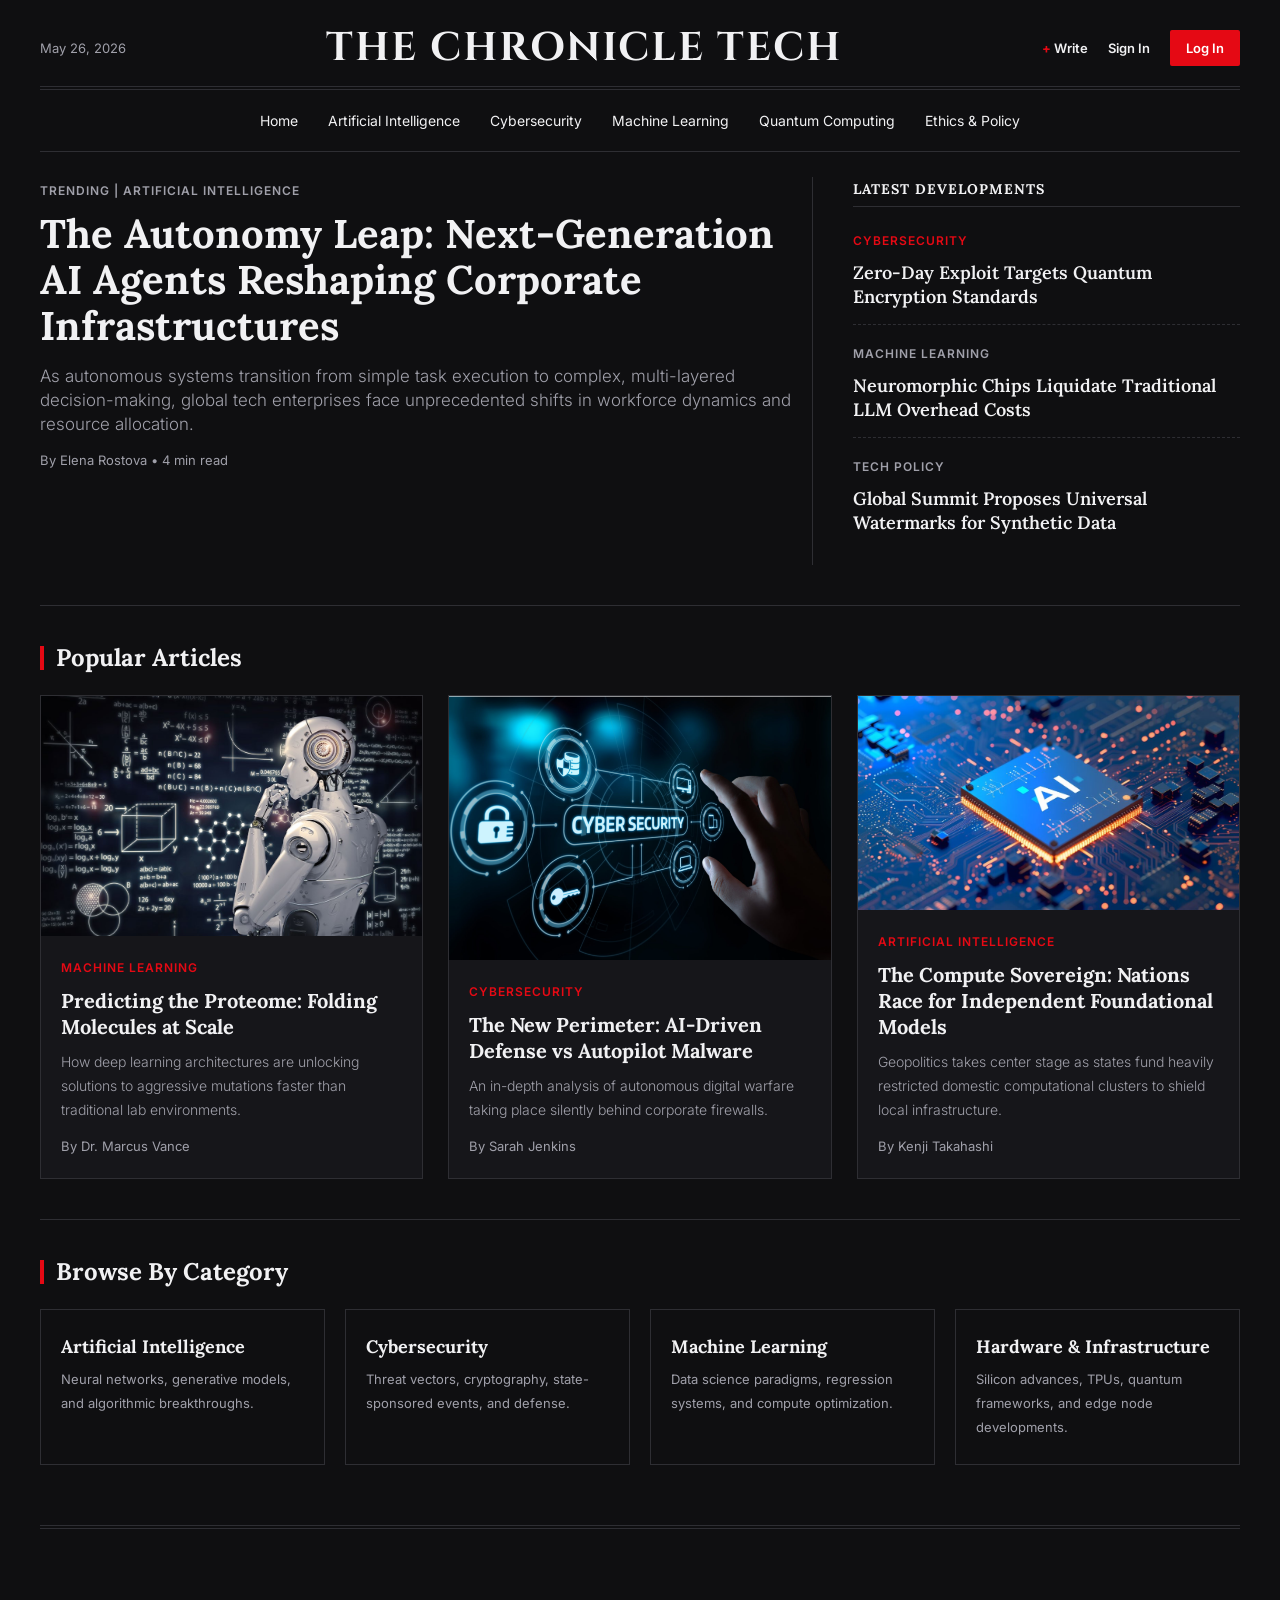
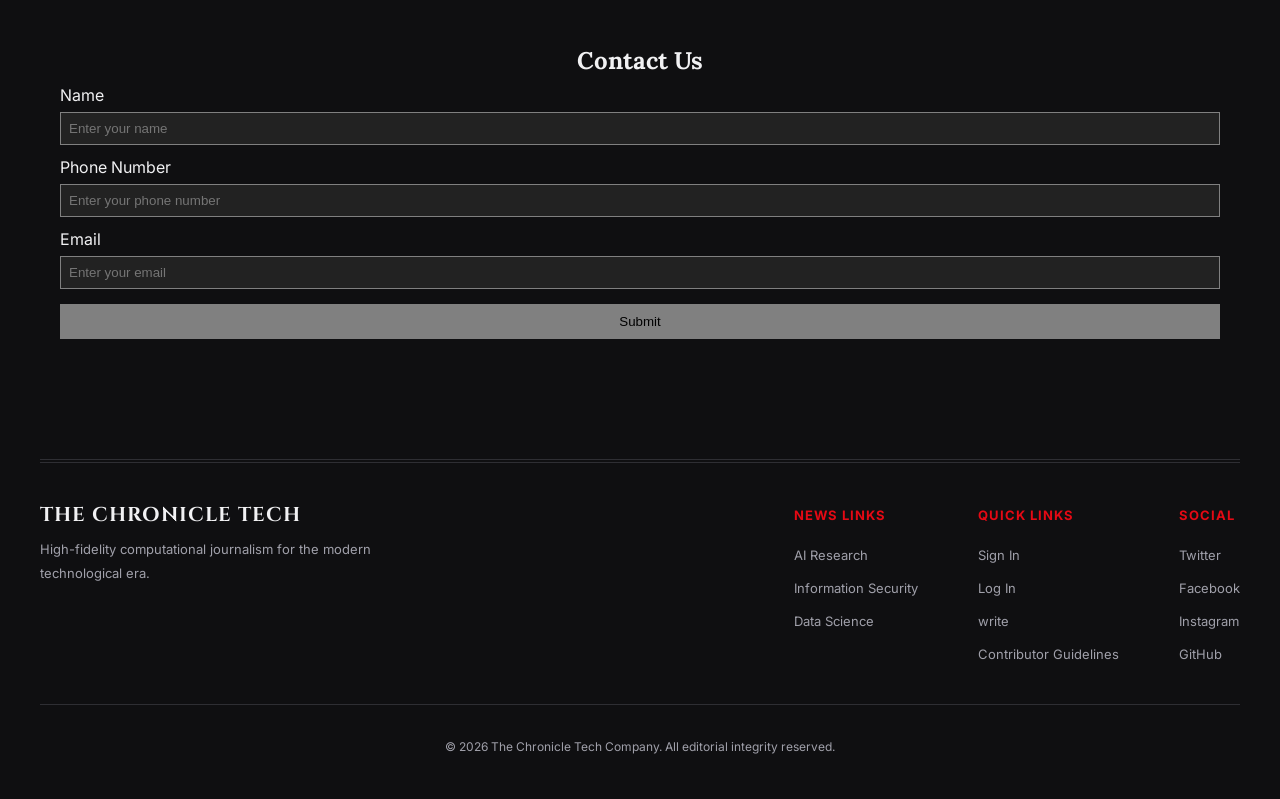
<file: index.html>
<!DOCTYPE html>
<html lang="en">
<head>
    <meta charset="UTF-8">
    <meta name="viewport" content="width=device-width, initial-scale=1.0">
    <title>The Chronicle Tech | AI & Tech News</title>
    <link rel="stylesheet" href="home.css">
    <link rel="preconnect" href="https://fonts.googleapis.com">
    <link rel="preconnect" href="https://fonts.gstatic.com" crossorigin>
    <link href="https://fonts.googleapis.com/css2?family=Cinzel:wght@700&family=Lora:ital,wght@0,400;0,700;1,400&family=Inter:wght@300;400;600&display=swap" rel="stylesheet">
</head>
<body>

    <header class="site-header">
        <div class="header-top">
            <div class="date-badge" id="current-date">May 26, 2026</div>
            <div class="site-logo">THE CHRONICLE TECH</div>
            <div class="auth-nav">
                <a href="#" class="nav-link write-btn"><span>+</span> Write</a>
                <a href="#" class="nav-link">Sign In</a>
                <a href="#" class="nav-link login-btn">Log In</a>
            </div>
        </div>
        <hr class="nyt-divider-double">
        <nav class="main-nav">
            <ul>
                <li><a href="#" class="active">Home</a></li>
                <li><a href="#">Artificial Intelligence</a></li>
                <li><a href="#">Cybersecurity</a></li>
                <li><a href="#">Machine Learning</a></li>
                <li><a href="#">Quantum Computing</a></li>
                <li><a href="#">Ethics & Policy</a></li>
            </ul>
        </nav>
        <hr class="nyt-divider-single">
    </header>

    <main class="container">
        
        <section class="hero-section">
            <div class="hero-main">
                <span class="sub-heading1">Trending | Artificial Intelligence</span>
                <h1 class="hero-title"><a href="#">The Autonomy Leap: Next-Generation AI Agents Reshaping Corporate Infrastructures</a></h1>
                <p class="hero-snippet">As autonomous systems transition from simple task execution to complex, multi-layered decision-making, global tech enterprises face unprecedented shifts in workforce dynamics and resource allocation.</p>
                <div class="writer">By Elena Rostova • 4 min read</div>
            </div>
            <div class="hero-sidebar">
                <h3 class="sidebar-heading">LATEST DEVELOPMENTS</h3>
                <div class="sidebar-item">
                    <span class="sub-heading1 red-text">Cybersecurity</span>
                    <h4><a href="#">Zero-Day Exploit Targets Quantum Encryption Standards</a></h4>
                </div>
                <div class="sidebar-item">
                    <span class="sub-heading1">Machine Learning</span>
                    <h4><a href="#">Neuromorphic Chips Liquidate Traditional LLM Overhead Costs</a></h4>
                </div>
                <div class="sidebar-item">
                    <span class="sub-heading1">Tech Policy</span>
                    <h4><a href="#">Global Summit Proposes Universal Watermarks for Synthetic Data</a></h4>
                </div>
            </div>
        </section>

        <hr class="nyt-divider-single section-margin">

        <section class="popular-section">
            <h2 class="section-title">Popular Articles</h2>
            <div class="card-grid">
                <div class="news-card">
                    <div class="card-img-placeholder"> <img src="ML.png" alt="ML" class="card-img-placeholder"></div>
                    <div class="card-content">
                        <span class="sub-heading1 red-text">Machine Learning</span>
                        <h3><a href="#">Predicting the Proteome: Folding Molecules at Scale</a></h3>
                        <p>How deep learning architectures are unlocking solutions to aggressive mutations faster than traditional lab environments.</p>
                        <div class="writer">By Dr. Marcus Vance</div>
                    </div>
                </div>
                <div class="news-card">
                    <div class="card-img-placeholder"> <img src="cyber.png" alt="cybersecurity" class="card-img-placeholder"></div>
                    <div class="card-content">
                        <span class="sub-heading1 red-text">Cybersecurity</span>
                        <h3><a href="#">The New Perimeter: AI-Driven Defense vs Autopilot Malware</a></h3>
                        <p>An in-depth analysis of autonomous digital warfare taking place silently behind corporate firewalls.</p>
                        <div class="writer">By Sarah Jenkins</div>
                    </div>
                </div>
                <div class="news-card">
                    <div class="card-img-placeholder"> <img src="AI.png" alt="AI" class="card-img-placeholder"></div>
                    <div class="card-content">
                        <span class="sub-heading1 red-text">Artificial Intelligence</span>
                        <h3><a href="#">The Compute Sovereign: Nations Race for Independent Foundational Models</a></h3>
                        <p>Geopolitics takes center stage as states fund heavily restricted domestic computational clusters to shield local infrastructure.</p>
                        <div class="writer">By Kenji Takahashi</div>
                    </div>
                </div>
            </div>
        </section>

        <hr class="nyt-divider-single section-margin">

        <section class="categories-section">
            <h2 class="section-title">Browse By Category</h2>
            <div class="category-grid">
                <a href="#" class="category-box">
                    <h3>Artificial Intelligence</h3>
                    <p>Neural networks, generative models, and algorithmic breakthroughs.</p>
                </a>
                <a href="#" class="category-box">
                    <h3>Cybersecurity</h3>
                    <p>Threat vectors, cryptography, state-sponsored events, and defense.</p>
                </a>
                <a href="#" class="category-box">
                    <h3>Machine Learning</h3>
                    <p>Data science paradigms, regression systems, and compute optimization.</p>
                </a>
                <a href="#" class="category-box">
                    <h3>Hardware & Infrastructure</h3>
                    <p>Silicon advances, TPUs, quantum frameworks, and edge node developments.</p>
                </a>
            </div>
        </section>

    </main>

    <footer class="site-footer">

        <hr class="nyt-divider-double">
      <div class="contact-section"> 
        <div class="cont2">
        <h2>Contact Us</h2>

        <form>
            <label for="name">Name</label>
            <input type="text" id="name" placeholder="Enter your name">

            <label for="phone">Phone Number</label>
            <input type="tel" id="phone" placeholder="Enter your phone number">

            <label for="email">Email</label>
            <input type="email" id="email" placeholder="Enter your email">

            <button type="submit">Submit</button>
        </form>
    </div>

      </div>

      <hr class="nyt-divider-double">

        
        <div class="footer-container">
            <div class="footer-brand">
                <h2 class="footer-logo">THE CHRONICLE TECH</h2>
                <p>High-fidelity computational journalism for the modern technological era.</p>
            </div>
            <div class="footer-links">
                <div class="footer-column">
                    <h4>News Links</h4>
                    <ul>
                        <li><a href="#">AI Research</a></li>
                        <li><a href="#">Information Security</a></li>
                        <li><a href="#">Data Science</a></li>
                    </ul>
                </div>
                <div class="footer-column">
                    <h4>Quick Links</h4>
                    <ul>
                        <li><a href="#">Sign In</a></li>
                        <li><a href="#">Log In</a></li>

                        <li><a href="#">write</a></li>
                        <li><a href="#">Contributor Guidelines</a></li>
                    </ul>
                </div>

                <div class="footer-column">
                    <h4>Social</h4>
                    <ul>
                        <li><a href="#">Twitter</a></li>
                        <li><a href="#">Facebook</a></li>
                        <li><a href="#">Instagram</a></li>
                        <li><a href="#">GitHub</a></li>
                    </ul>
                </div>


            </div>
        </div>

        
        <div class="footer-bottom">
            <p>&copy; 2026 The Chronicle Tech Company. All editorial integrity reserved.</p>
        </div>
    </footer>

</body>
</html>
</file>
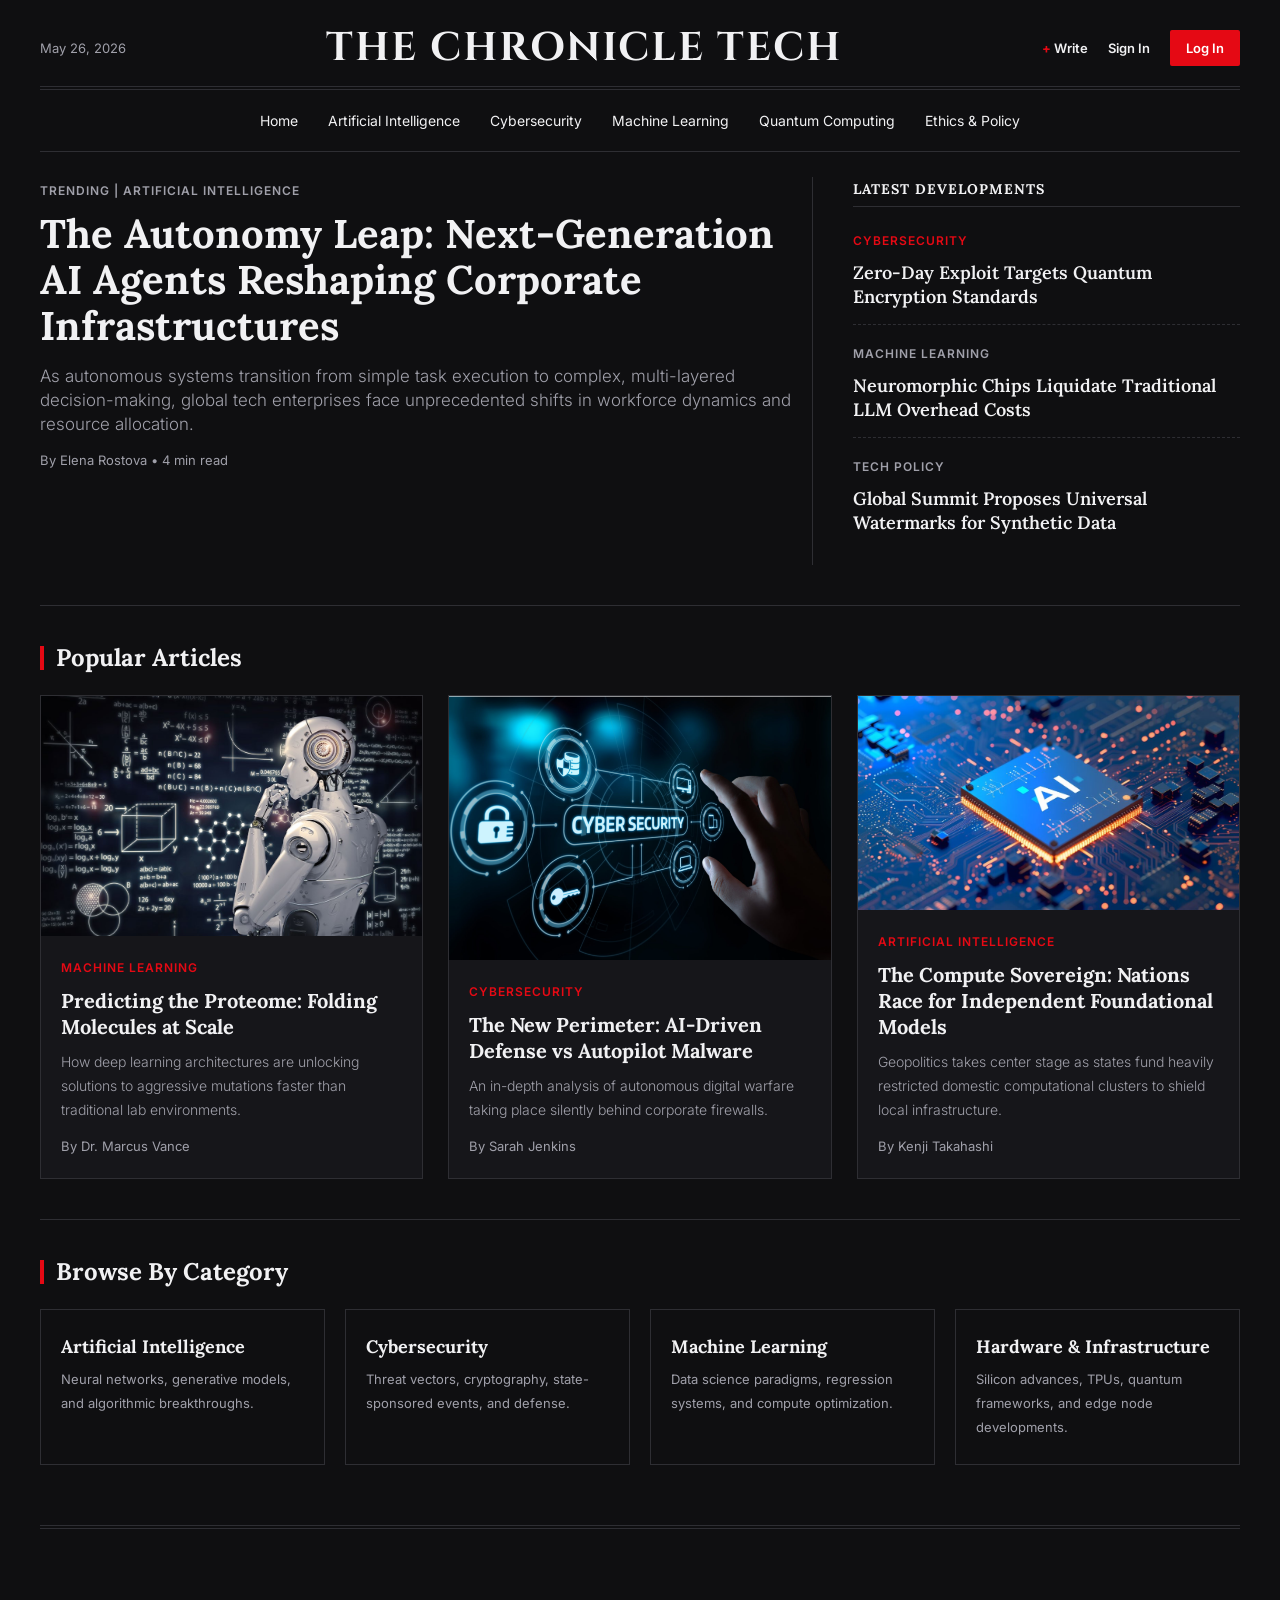
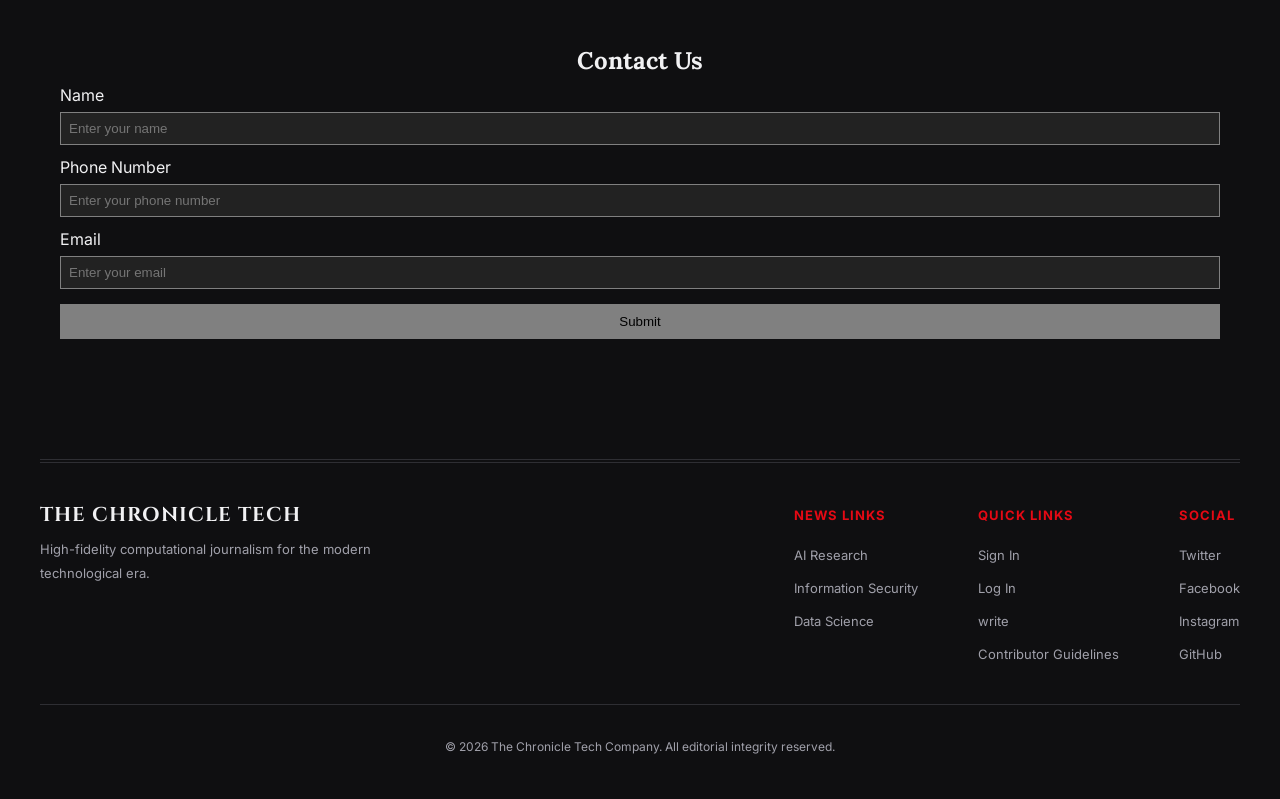
<file: home.html>
<!DOCTYPE html>
<html lang="en">
<head>
    <meta charset="UTF-8">
    <meta name="viewport" content="width=device-width, initial-scale=1.0">
    <title>The Chronicle Tech | AI & Tech News</title>
    <link rel="stylesheet" href="home.css">
    <link rel="preconnect" href="https://fonts.googleapis.com">
    <link rel="preconnect" href="https://fonts.gstatic.com" crossorigin>
    <link href="https://fonts.googleapis.com/css2?family=Cinzel:wght@700&family=Lora:ital,wght@0,400;0,700;1,400&family=Inter:wght@300;400;600&display=swap" rel="stylesheet">
</head>
<body>

    <header class="site-header">
        <div class="header-top">
            <div class="date-badge" id="current-date">May 26, 2026</div>
            <div class="site-logo">THE CHRONICLE TECH</div>
            <div class="auth-nav">
                <a href="#" class="nav-link write-btn"><span>+</span> Write</a>
                <a href="#" class="nav-link">Sign In</a>
                <a href="#" class="nav-link login-btn">Log In</a>
            </div>
        </div>
        <hr class="nyt-divider-double">
        <nav class="main-nav">
            <ul>
                <li><a href="#" class="active">Home</a></li>
                <li><a href="#">Artificial Intelligence</a></li>
                <li><a href="#">Cybersecurity</a></li>
                <li><a href="#">Machine Learning</a></li>
                <li><a href="#">Quantum Computing</a></li>
                <li><a href="#">Ethics & Policy</a></li>
            </ul>
        </nav>
        <hr class="nyt-divider-single">
    </header>

    <main class="container">
        
        <section class="hero-section">
            <div class="hero-main">
                <span class="sub-heading1">Trending | Artificial Intelligence</span>
                <h1 class="hero-title"><a href="#">The Autonomy Leap: Next-Generation AI Agents Reshaping Corporate Infrastructures</a></h1>
                <p class="hero-snippet">As autonomous systems transition from simple task execution to complex, multi-layered decision-making, global tech enterprises face unprecedented shifts in workforce dynamics and resource allocation.</p>
                <div class="writer">By Elena Rostova • 4 min read</div>
            </div>
            <div class="hero-sidebar">
                <h3 class="sidebar-heading">LATEST DEVELOPMENTS</h3>
                <div class="sidebar-item">
                    <span class="sub-heading1 red-text">Cybersecurity</span>
                    <h4><a href="#">Zero-Day Exploit Targets Quantum Encryption Standards</a></h4>
                </div>
                <div class="sidebar-item">
                    <span class="sub-heading1">Machine Learning</span>
                    <h4><a href="#">Neuromorphic Chips Liquidate Traditional LLM Overhead Costs</a></h4>
                </div>
                <div class="sidebar-item">
                    <span class="sub-heading1">Tech Policy</span>
                    <h4><a href="#">Global Summit Proposes Universal Watermarks for Synthetic Data</a></h4>
                </div>
            </div>
        </section>

        <hr class="nyt-divider-single section-margin">

        <section class="popular-section">
            <h2 class="section-title">Popular Articles</h2>
            <div class="card-grid">
                <div class="news-card">
                    <div class="card-img-placeholder"> <img src="ML.png" alt="ML" class="card-img-placeholder"></div>
                    <div class="card-content">
                        <span class="sub-heading1 red-text">Machine Learning</span>
                        <h3><a href="#">Predicting the Proteome: Folding Molecules at Scale</a></h3>
                        <p>How deep learning architectures are unlocking solutions to aggressive mutations faster than traditional lab environments.</p>
                        <div class="writer">By Dr. Marcus Vance</div>
                    </div>
                </div>
                <div class="news-card">
                    <div class="card-img-placeholder"> <img src="cyber.png" alt="cybersecurity" class="card-img-placeholder"></div>
                    <div class="card-content">
                        <span class="sub-heading1 red-text">Cybersecurity</span>
                        <h3><a href="#">The New Perimeter: AI-Driven Defense vs Autopilot Malware</a></h3>
                        <p>An in-depth analysis of autonomous digital warfare taking place silently behind corporate firewalls.</p>
                        <div class="writer">By Sarah Jenkins</div>
                    </div>
                </div>
                <div class="news-card">
                    <div class="card-img-placeholder"> <img src="AI.png" alt="AI" class="card-img-placeholder"></div>
                    <div class="card-content">
                        <span class="sub-heading1 red-text">Artificial Intelligence</span>
                        <h3><a href="#">The Compute Sovereign: Nations Race for Independent Foundational Models</a></h3>
                        <p>Geopolitics takes center stage as states fund heavily restricted domestic computational clusters to shield local infrastructure.</p>
                        <div class="writer">By Kenji Takahashi</div>
                    </div>
                </div>
            </div>
        </section>

        <hr class="nyt-divider-single section-margin">

        <section class="categories-section">
            <h2 class="section-title">Browse By Category</h2>
            <div class="category-grid">
                <a href="#" class="category-box">
                    <h3>Artificial Intelligence</h3>
                    <p>Neural networks, generative models, and algorithmic breakthroughs.</p>
                </a>
                <a href="#" class="category-box">
                    <h3>Cybersecurity</h3>
                    <p>Threat vectors, cryptography, state-sponsored events, and defense.</p>
                </a>
                <a href="#" class="category-box">
                    <h3>Machine Learning</h3>
                    <p>Data science paradigms, regression systems, and compute optimization.</p>
                </a>
                <a href="#" class="category-box">
                    <h3>Hardware & Infrastructure</h3>
                    <p>Silicon advances, TPUs, quantum frameworks, and edge node developments.</p>
                </a>
            </div>
        </section>

    </main>

    <footer class="site-footer">

        <hr class="nyt-divider-double">
      <div class="contact-section"> 
        <div class="cont2">
        <h2>Contact Us</h2>

        <form>
            <label for="name">Name</label>
            <input type="text" id="name" placeholder="Enter your name">

            <label for="phone">Phone Number</label>
            <input type="tel" id="phone" placeholder="Enter your phone number">

            <label for="email">Email</label>
            <input type="email" id="email" placeholder="Enter your email">

            <button type="submit">Submit</button>
        </form>
    </div>

      </div>

      <hr class="nyt-divider-double">

        
        <div class="footer-container">
            <div class="footer-brand">
                <h2 class="footer-logo">THE CHRONICLE TECH</h2>
                <p>High-fidelity computational journalism for the modern technological era.</p>
            </div>
            <div class="footer-links">
                <div class="footer-column">
                    <h4>News Links</h4>
                    <ul>
                        <li><a href="#">AI Research</a></li>
                        <li><a href="#">Information Security</a></li>
                        <li><a href="#">Data Science</a></li>
                    </ul>
                </div>
                <div class="footer-column">
                    <h4>Quick Links</h4>
                    <ul>
                        <li><a href="#">Sign In</a></li>
                        <li><a href="#">Log In</a></li>

                        <li><a href="#">write</a></li>
                        <li><a href="#">Contributor Guidelines</a></li>
                    </ul>
                </div>

                <div class="footer-column">
                    <h4>Social</h4>
                    <ul>
                        <li><a href="#">Twitter</a></li>
                        <li><a href="#">Facebook</a></li>
                        <li><a href="#">Instagram</a></li>
                        <li><a href="#">GitHub</a></li>
                    </ul>
                </div>


            </div>
        </div>

        
        <div class="footer-bottom">
            <p>&copy; 2026 The Chronicle Tech Company. All editorial integrity reserved.</p>
        </div>
    </footer>

</body>
</html>
</file>
<file: home.css>
* {
    box-sizing: border-box;
    margin: 0px;
    padding: 0px;
}

body {
    background-color: rgb(15, 15, 17);       
    color: rgb(241, 241, 243);               
    font-family: 'Inter', sans-serif;
    line-height: 24px;
    padding-left: 20px;
    padding-right: 20px;
}

a {
    color: inherit;
    text-decoration: none;
    transition: color 0.2s ease;
}

a:hover {
    color: rgb(229, 9, 20);                  
}


h1, h2, h3, h4 {
    font-family: 'Lora', serif;
    font-weight: 700;
}

.sub-heading1 {
    font-family: 'Inter', sans-serif;
    font-weight: 600;
    font-size: 12px;
    text-transform: uppercase;
    letter-spacing: 1px;
    color: rgb(160, 160, 170);               
    display: inline-block;
    margin-bottom: 8px;
}

.red-text {
    color: rgb(229, 9, 20);
}

.writer {
    font-size: 13px;
    color: rgb(160, 160, 170);
    margin-top: 12px;
}

/* Structural Dividers */
.nyt-divider-double {
    border: none;
    border-top: 4px double rgb(46, 46, 51); 
    margin-top: 10px;
    margin-bottom: 10px;
}

.nyt-divider-single {
    border: none;
    border-top: 1px solid rgb(46, 46, 51);
    margin-top: 10px;
    margin-bottom: 10px;
}

.section-margin {
    margin-top: 40px;
    margin-bottom: 40px;
}

.container {
    max-width: 1200px;
    margin-left: auto;
    margin-right: auto;
}

/* header */
.site-header {
    max-width: 1200px;
    margin-left: auto;
    margin-right: auto;
    padding-top: 20px;
}

.header-top {
    display: flex;
    justify-content: space-between;
    align-items: center;
    padding-top: 10px;
    padding-bottom: 10px;
}

.date-badge {
    font-size: 13px;
    color: rgb(160, 160, 170);
    font-family: 'Inter', sans-serif;
}

.site-logo {
    font-family: 'Cinzel', serif;
    font-size: 40px;
    font-weight: 700;
    letter-spacing: 2px;
    text-align: center;
}

.auth-nav {
    display: flex;
    align-items: center;
    gap: 20px;
}

.nav-link {
    font-size: 13px;
    font-weight: 600;
}

.write-btn span {
    color: rgb(229, 9, 20);
    font-weight: bold;
}

.login-btn {
    background-color: rgb(229, 9, 20);
    color: rgb(255, 255, 255);               
    padding-top: 6px;
    padding-bottom: 6px;
    padding-left: 16px;
    padding-right: 16px;
    border-radius: 2px;
}

.login-btn:hover {
    background-color: rgb(184, 7, 16);       
    color: rgb(255, 255, 255);
}

.main-nav ul {
    display: flex;
    justify-content: center;
    list-style: none;
    gap: 30px;
    padding-top: 8px;
    padding-bottom: 8px;
}

.main-nav a {
    font-size: 14px;
    font-weight: 400;
    letter-spacing: 0px;
}




.hero-section {
    display: grid;
    grid-template-columns: 2fr 1fr;    /* grid code for column arraingement */
    gap: 40px;
    margin-top: 25px;
}

.hero-main {
    padding-right: 20px;
    border-right: 1px solid rgb(46, 46, 51);
}

.hero-title {
    font-size: 40px;
    line-height: 46px;
    margin-bottom: 15px;
}

.hero-snippet {
    font-family: 'Inter', sans-serif;
    color: rgb(160, 160, 170);
    font-size: 17px;
    font-weight: 300;
}

.sidebar-heading {
    font-size: 14px;
    letter-spacing: 1px;
    border-bottom: 1px solid rgb(46, 46, 51);
    padding-bottom: 5px;
    margin-bottom: 20px;
    color: rgb(241, 241, 243);
}

.sidebar-item {
    padding-bottom: 15px;
    margin-bottom: 15px;
    border-bottom: 1px dashed rgb(46, 46, 51);
}

.sidebar-item:last-child {
    border-bottom: none;
}

.sidebar-item h4 {
    font-size: 18px;
    font-weight: 600;
    line-height: 24px;
}

/* popular cards */
.section-title {
    font-size: 24px;
    margin-bottom: 25px;
    letter-spacing: 0px;
    border-left: 4px solid rgb(229, 9, 20);
    padding-left: 12px;
     /* margin-left: 0; */
    text-align: left;
}

.card-grid {
    display: grid;
    grid-template-columns: 1fr 1fr 1fr; 
    gap: 25px;
}

.news-card {
    background-color: rgb(22, 22, 26);       
    border: 1px solid rgb(46, 46, 51);
    display: flex;
    flex-direction: column;
    transition: transform 0.2s ease, border-color 0.2s ease;
}

.news-card:hover {
    transform: translateY(-4px);
    border-color: rgb(229, 9, 20);
}

.card-img-placeholder {
    height: 180px;
    background-color: rgb(34, 34, 39);       
    display: flex;
    align-items: center;
    justify-content: center;
    
    width: 100%;
    height: 100%;
    object-fit: cover;
}


.card-content {
    padding: 20px;
    display: flex;
    flex-direction: column;
    flex-grow: 1;
}

.card-content h3 {
    font-size: 20px;
    line-height: 26px;
    margin-bottom: 10px;
}

.card-content p {
    font-size: 14px;
    color: rgb(160, 160, 170);
    font-weight: 300;
    flex-grow: 1;
}

/* category section */
.category-grid {
    display: grid;
    grid-template-columns: 1fr 1fr 1fr 1fr;
    gap: 20px;
}

.category-box {
    background-color: rgb(15, 15, 17);
    border: 1px solid rgb(46, 46, 51);
    padding-top: 25px;
    padding-bottom: 25px;
    padding-left: 20px;
    padding-right: 20px;
    text-align: left;
}

.category-box h3 {
    font-size: 18px;
    margin-bottom: 8px;
    color: rgb(241, 241, 243);
}

.category-box p {
    font-size: 13px;
    color: rgb(160, 160, 170);
    font-family: 'Inter', sans-serif;
}

.category-box:hover {
    border-color: rgb(229, 9, 20);
    background-color: rgb(22, 22, 26);
}

/* footer */
.site-footer {
    max-width: 1200px;
    margin-top: 60px;
    margin-left: auto;
    margin-right: auto;
    padding-bottom: 40px;
}

.footer-container {
    display: flex;
    justify-content: space-between;
    padding-top: 30px;
    padding-bottom: 30px;
}


contact-section {
    background-color: black;
    color: gray;
    font-family: Arial, sans-serif; 
   
}


 .cont2 {
   
    margin: 100px auto;
    padding: 20px;
    
    

}

h2 {
    text-align: center;
}

label {
    display: block;
    margin-top: 10px;
}

input {
    width: 100%;
    padding: 8px;
    margin-top: 5px;
    background-color: #222;
    color: gray;
    border: 1px solid gray;
    box-sizing: border-box;
}

button {
    width: 100%;
    padding: 10px;
    margin-top: 15px;
    background-color: gray;
    color: black;
    border: none;
    cursor: pointer;
}

button:hover {
    background-color: lightgray;
}

.footer-brand {
    max-width: 400px;
}

.footer-logo {
    font-family: 'Cinzel', serif;
    font-size: 20px;
    letter-spacing: 1px;
    margin-bottom: 10px;
    text-align: left;
}

.footer-brand p {
    font-size: 13px;
    color: rgb(160, 160, 170);
}

.footer-links {
    display: flex;
    gap: 60px;
}

.footer-column h4 {
    font-family: 'Inter', sans-serif;
    font-size: 13px;
    text-transform: uppercase;
    letter-spacing: 1px;
    margin-bottom: 15px;
    color: rgb(229, 9, 20);
}

.footer-column ul {
    list-style: none;
}

.footer-column li {
    margin-bottom: 8px;
}

.footer-column a {
    font-size: 13px;
    color: rgb(160, 160, 170);
}

.footer-bottom {
    text-align: center;
    padding-top: 30px;
    border-top: 1px solid rgb(46, 46, 51);
    font-size: 12px;
    color: rgb(160, 160, 170);
}

/* responsive in mobile */
@media (max-width: 968px) {
    .hero-section {
        grid-template-columns: 1fr;
    }
    .hero-main {
        border-right: none;
        padding-right: 0px;
        border-bottom: 1px solid rgb(46, 46, 51);
        padding-bottom: 30px;
    }
    .card-grid {
        grid-template-columns: 1fr 1fr;
    }
    .category-grid {
        grid-template-columns: 1fr 1fr;
    }
    .header-top {
        flex-direction: column;
        gap: 15px;
    }
}

@media (max-width: 600px) {
    .card-grid, .category-grid {
        grid-template-columns: 1fr;
    }
    .footer-container {
        flex-direction: column;
        gap: 30px;
    }
    .main-nav ul {
        flex-wrap: wrap;
        gap: 15px;
    }
}
</file>
